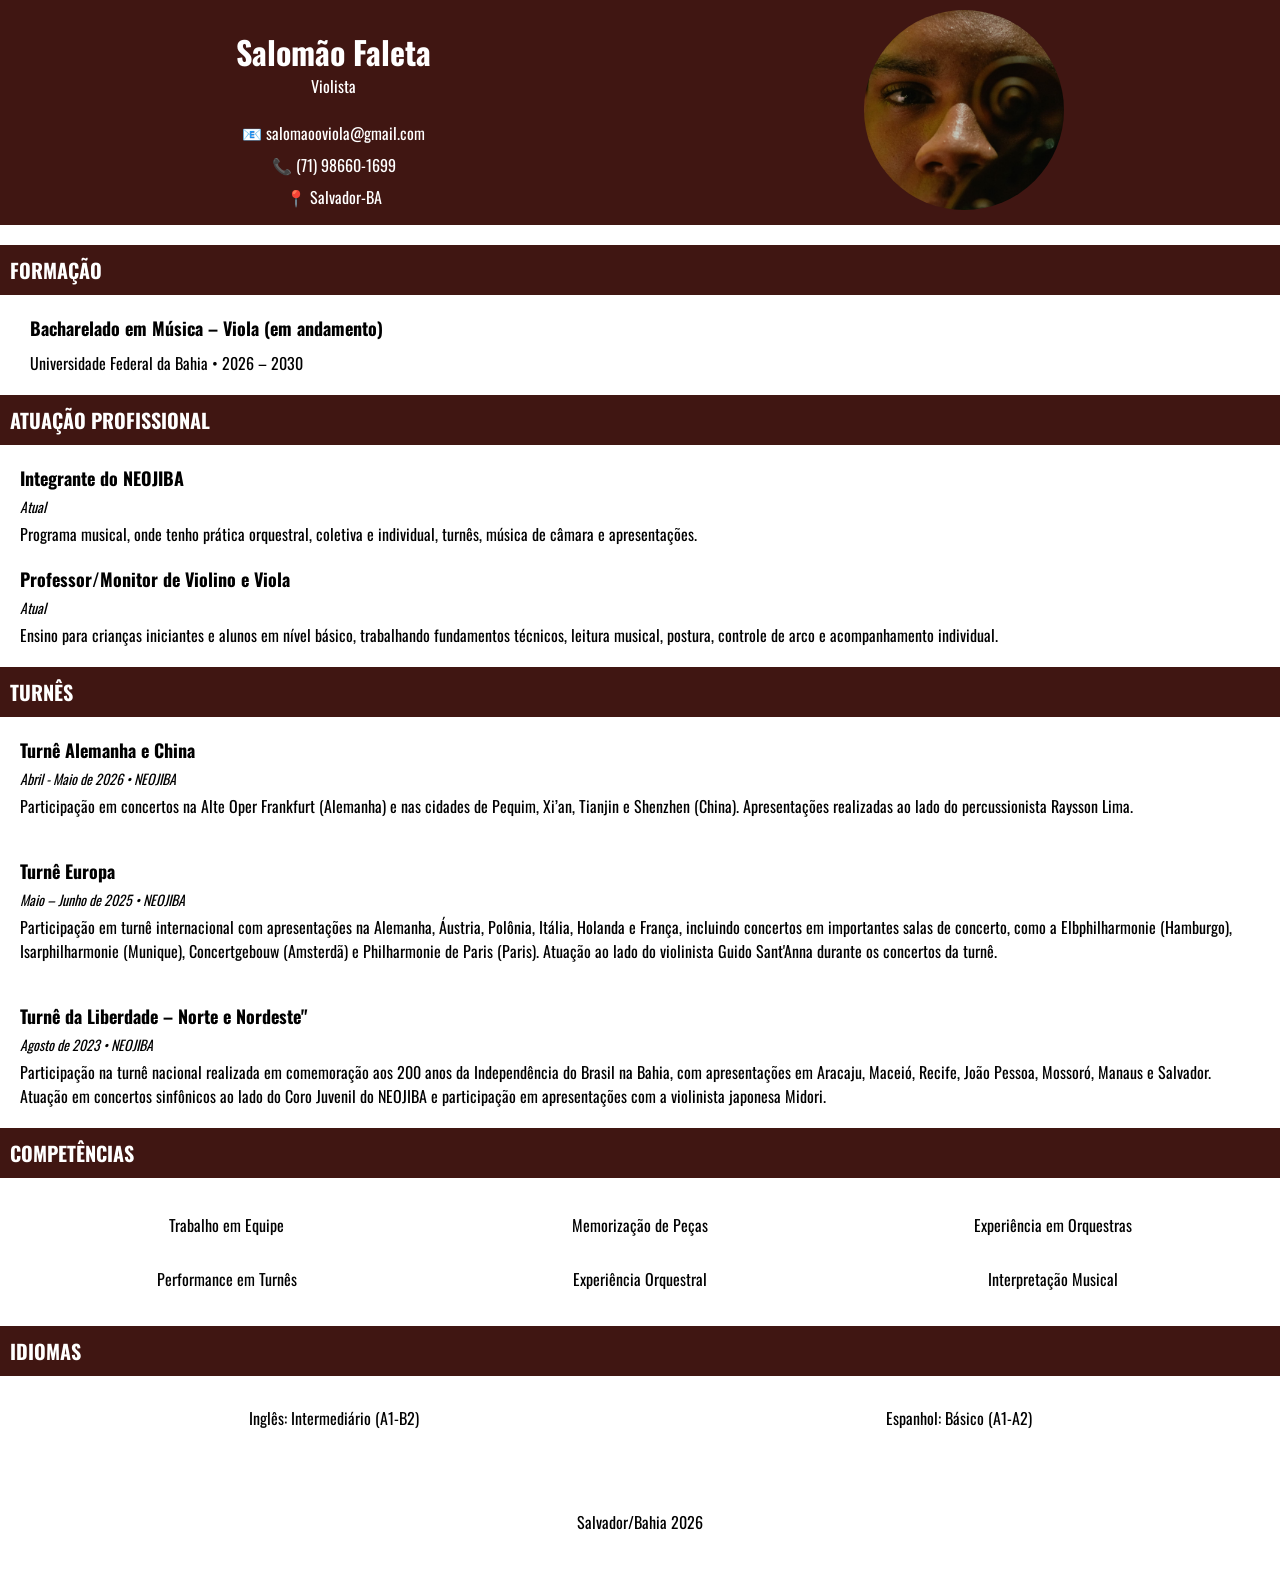
<file: index.html>
<!DOCTYPE html>
<html lang="pt-BR">

<head>
    <meta charset="UTF-8">
    <meta name="viewport" content="width=device-width, initial-scale=1.0">
    <link rel="stylesheet" href="assets/style.css">
    <link rel="stylesheet" href="assets/print.css" midia="print">
    <title>Currículo | Salomão Faleta</title>
</head>

<body>
    <div class="container">
        <header>
            <div class="infors">
                <div class="infor_pessoais">
                    <h1 id="nome"></h1>
                    <p id="cargo"></p>
                </div>
                <div class="infor_contato">
                    <p id="email"></p>
                    <p id="telefone"></p>
                    <p id="cidade"></p>
                </div>
            </div>
            <div class="foto">
                <img src="" alt="Salomão Faleta" id="foto">
            </div>
        </header>

        <aside class="aside-formacao">
            <h1 class="target-h1">Formação</h1>
            <ul>
                <li>
                    <p id="curso"></p>
                </li>
                <li>
                    <p id="ufba"></p>
                </li>
            </ul>
        </aside>

        <aside class="aside-experiencias">
            <h1 class="target-h1">Atuação Profissional</h1>

            <section>
                <p class="section-p">Integrante do NEOJIBA</p>
                <p class="section-carga">Atual</p>
                <p class="section-desc">Programa musical, onde tenho prática orquestral,
                    coletiva e individual, turnês, música de câmara e apresentações.
                </p>
            </section>
            <section>
                <p class="section-p">Professor/Monitor de Violino e Viola</p>
                <p class="section-carga">Atual</p>
                <p class="section-desc">Ensino para crianças iniciantes e alunos em nível básico,
                    trabalhando fundamentos técnicos, leitura musical, postura,
                    controle de arco e acompanhamento individual.
                </p>
            </section>
        </aside>

        <!-- TURNÊS -->
        <aside class="aside-turnes">
            <h1 class="target-h1">Turnês</h1>
            <section class="section-turnes">
                <p class="section-titulo">Turnê Alemanha e China</p>
                <p class="section-carga">Abril - Maio de 2026 • NEOJIBA</p>
                <p class="section-desc">Participação em concertos na Alte Oper Frankfurt (Alemanha)
                    e nas cidades de Pequim, Xi’an, Tianjin e Shenzhen (China).
                    Apresentações realizadas ao lado do percussionista Raysson Lima.
                </p>
            </section>

            <section class="section-turnes">
                <p class="section-titulo">Turnê Europa</p>
                <p class="section-carga">Maio – Junho de 2025 • NEOJIBA</p>
                <p class="section-desc">Participação em turnê internacional com apresentações na
                    Alemanha, Áustria, Polônia, Itália, Holanda e França,
                    incluindo concertos em importantes salas de concerto,
                    como a Elbphilharmonie (Hamburgo), Isarphilharmonie (Munique),
                    Concertgebouw (Amsterdã) e Philharmonie de Paris (Paris).
                    Atuação ao lado do violinista Guido Sant'Anna durante os concertos da turnê.
                </p>
            </section>

            <section class="section-turnes">
                <p class="section-titulo">Turnê da Liberdade – Norte e Nordeste"</p>
                <p class="section-carga">Agosto de 2023 • NEOJIBA</p>
                <p class="section-desc">Participação na turnê nacional realizada em comemoração aos 200 anos
                    da Independência do Brasil na Bahia, com apresentações em
                    Aracaju, Maceió, Recife, João Pessoa, Mossoró, Manaus e Salvador.
                    Atuação em concertos sinfônicos ao lado do Coro Juvenil do NEOJIBA e participação
                    em apresentações com a violinista japonesa Midori.
                </p>
            </section>

        </aside>



        <aside class="aside-competencias">
            <h1 class="target-h1">Competências</h1>
            <ul id="lista-competencias"></ul>
        </aside>

        <aside class="aside-idiomas">
            <h1 class="target-h1">Idiomas</h1>
            <ul id="lista-idiomas"></ul>
        </aside>


        <footer>
            <p>Salvador/Bahia 2026</p>
        </footer>
    </div>
    <script src="assets/script.js"></script>
</body>

</html>
</file>
<file: assets/style.css>
@import url('https://fonts.googleapis.com/css2?family=Oswald:wght@200..700&display=swap');

:root {
    --corTarget: #401612;
    --corText: white;

    --MainFont: "Oswald", sans-serif;
}

* {
    box-sizing: border-box;
    padding: 0;
    margin: 0; 
}

body {
    padding: 0;
    margin: 0;
    display: flex;
    justify-content: center;
    align-items: center;
    font-family: var(--MainFont);
}

.container {
    width: 100vw;
}

header {
    display: flex;
    justify-content: space-around;
    padding: 10px;
    color: var(--corText);
    background-color: var(--corTarget);
    margin-bottom: 20px;
}

.infors {
    text-align: center;
}

.infor_pessoais {
    line-height: 1.2;
    line-height: 1.4;
    margin: 20px;
}

.infor_contato {
    line-height: 2.0;
}

#foto {
    width: 200px;
    height: 200px;
    object-fit: cover;
    border-radius: 50%;
}

aside {
    height: auto;
}

.target-h1 {
    font-size: 20px;
    text-transform: uppercase;
    background-color: var(--corTarget);
    color: var(--corText);
    margin: 0px;
    padding: 10px;
}

/* FORMAÇÃO */

ul {
    list-style: none;
    margin: 20px;
}

.aside-formacao ul li{
    margin: 10px;
}

.aside-formacao ul li:first-child p {
    font-weight: bold;
    font-size: 18px;
}

/* EXPERIENCIAS */

.aside-experiencias section{
    text-align: justify;
    margin: 20px;
}

.section-p {
    font-weight: bold;
    font-size: 18px;
}


/* TURNÊS */

.section-turnes{
    padding: 20px;
}

.section-titulo {
    font-weight: bold;
    font-size: 18px;
}

.section-carga {
    font-style: italic;
    font-size: 14px;
    margin: 5px 0px;
}






/* COMPETENCIAS */

.aside-competencias {
    display: flex;
    flex-direction: column;
}

.aside-competencias ul{
    display: grid;
    grid-template-columns: repeat(3, 1fr);
    text-align: center;
}

.aside-competencias ul li,
.aside-idiomas ul, li{
    margin: 15px;
}

/* IDOMAS */
.aside-idiomas ul{
    display: flex;
    justify-content: space-around;
    flex-wrap: wrap;
}


footer {
    text-align: center;
    padding: 50px;
}

@media(width <= 600px) {

    .aside-competencias ul {
        grid-template-columns: repeat(1, 1fr);
       
    }
}

@media(max-width: 500px) {
    .infor_pessoais h1 {
        font-size: 25px;
    }

    .infor_contato {
        font-size: 12px;
    }

    #foto {
        width: 150px;
        height: 150px;
    }
}
</file>
<file: assets/print.css>
@page {
    size: A4;
    margin: 0cm;
}

@media print {
    * {
        visibility: visible !important;
    }

    body {
        overflow: visible !important;
    }

    .section-turnes {
        break-inside: avoid;
        page-break-inside: avoid; 
    }
}
</file>
